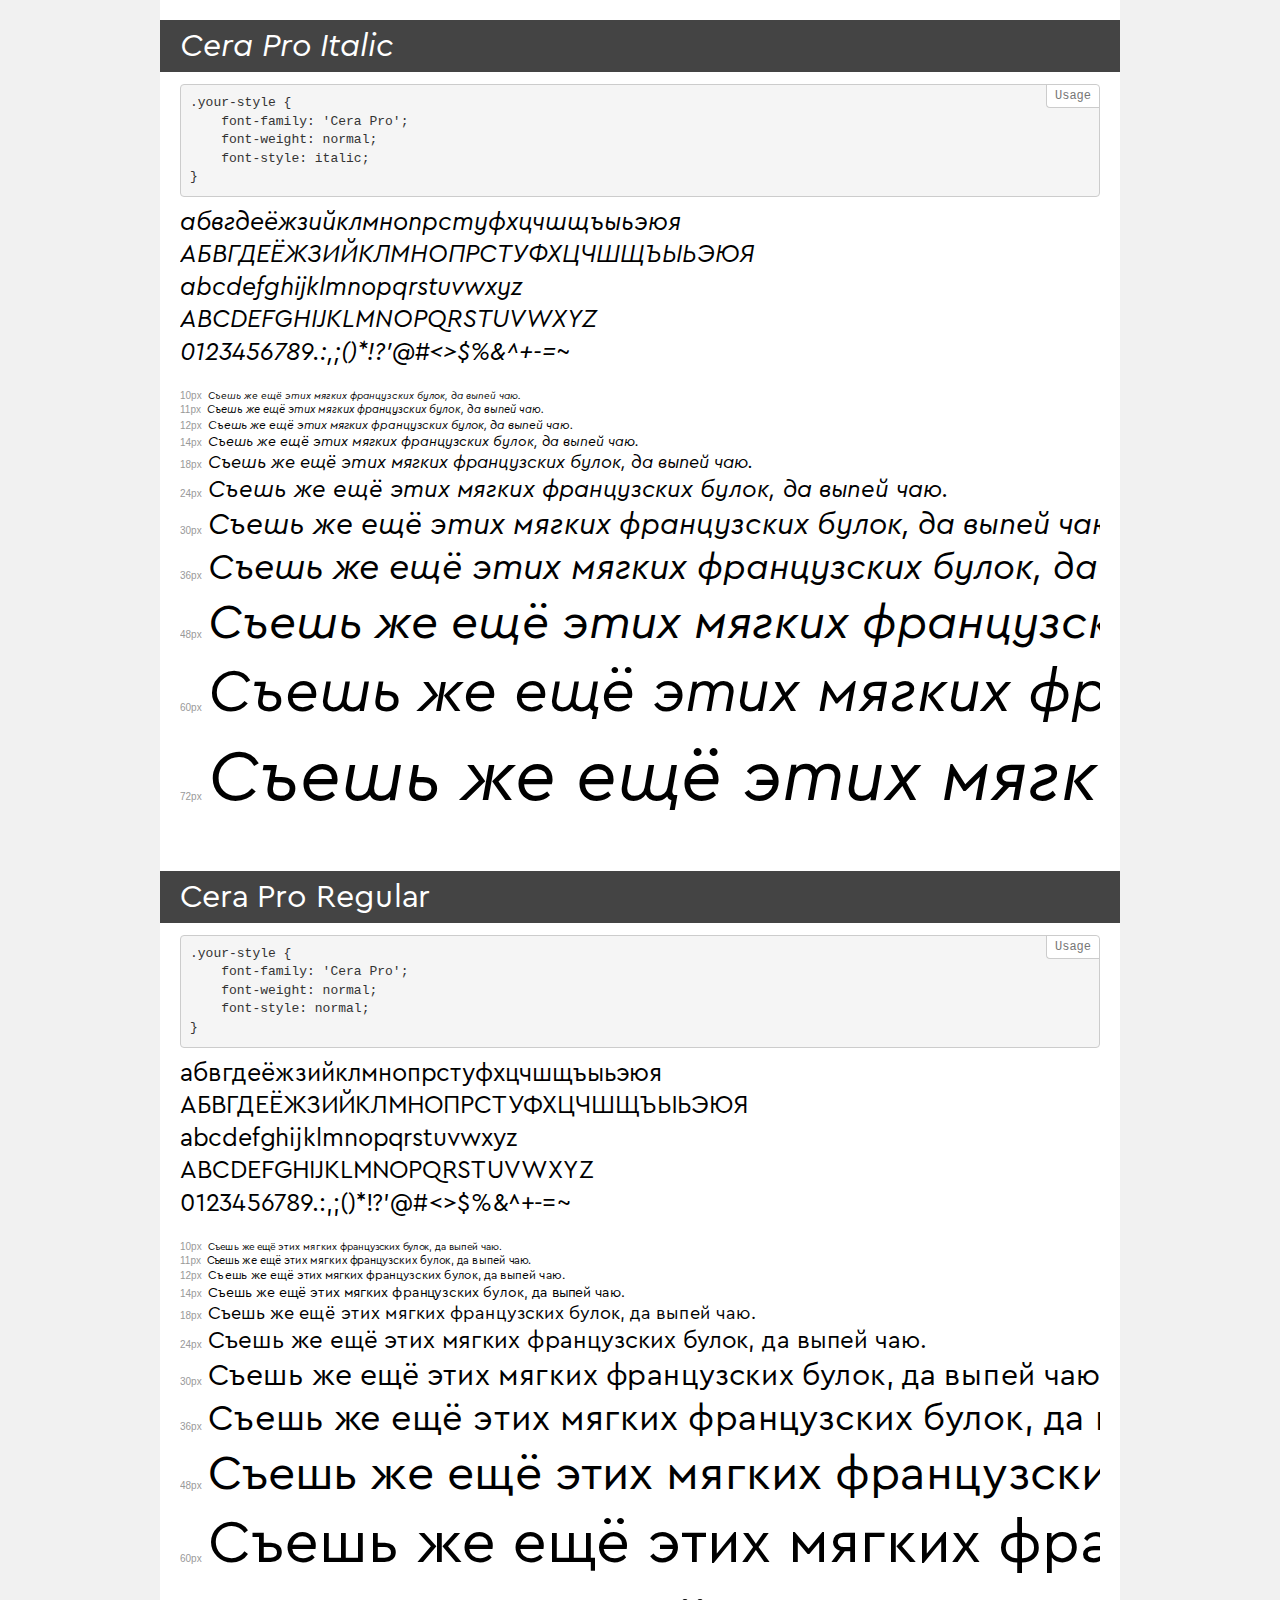
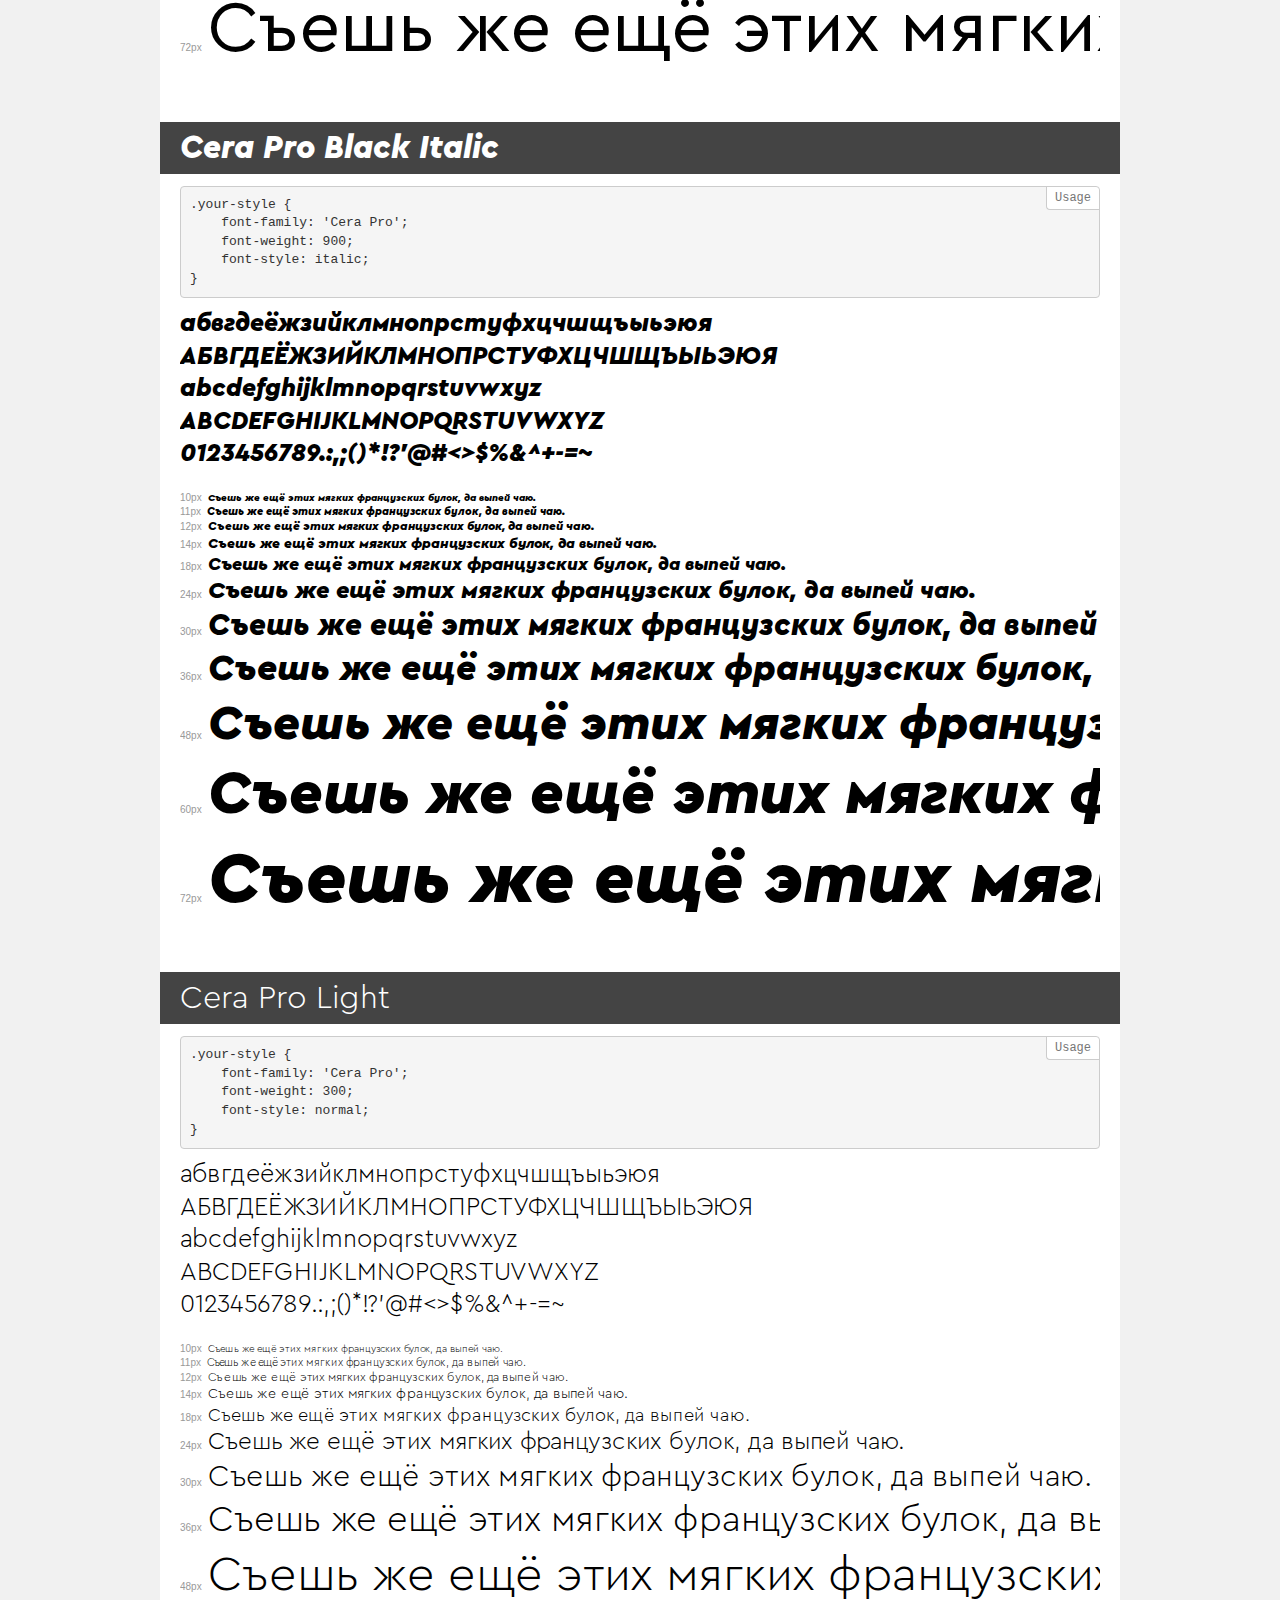
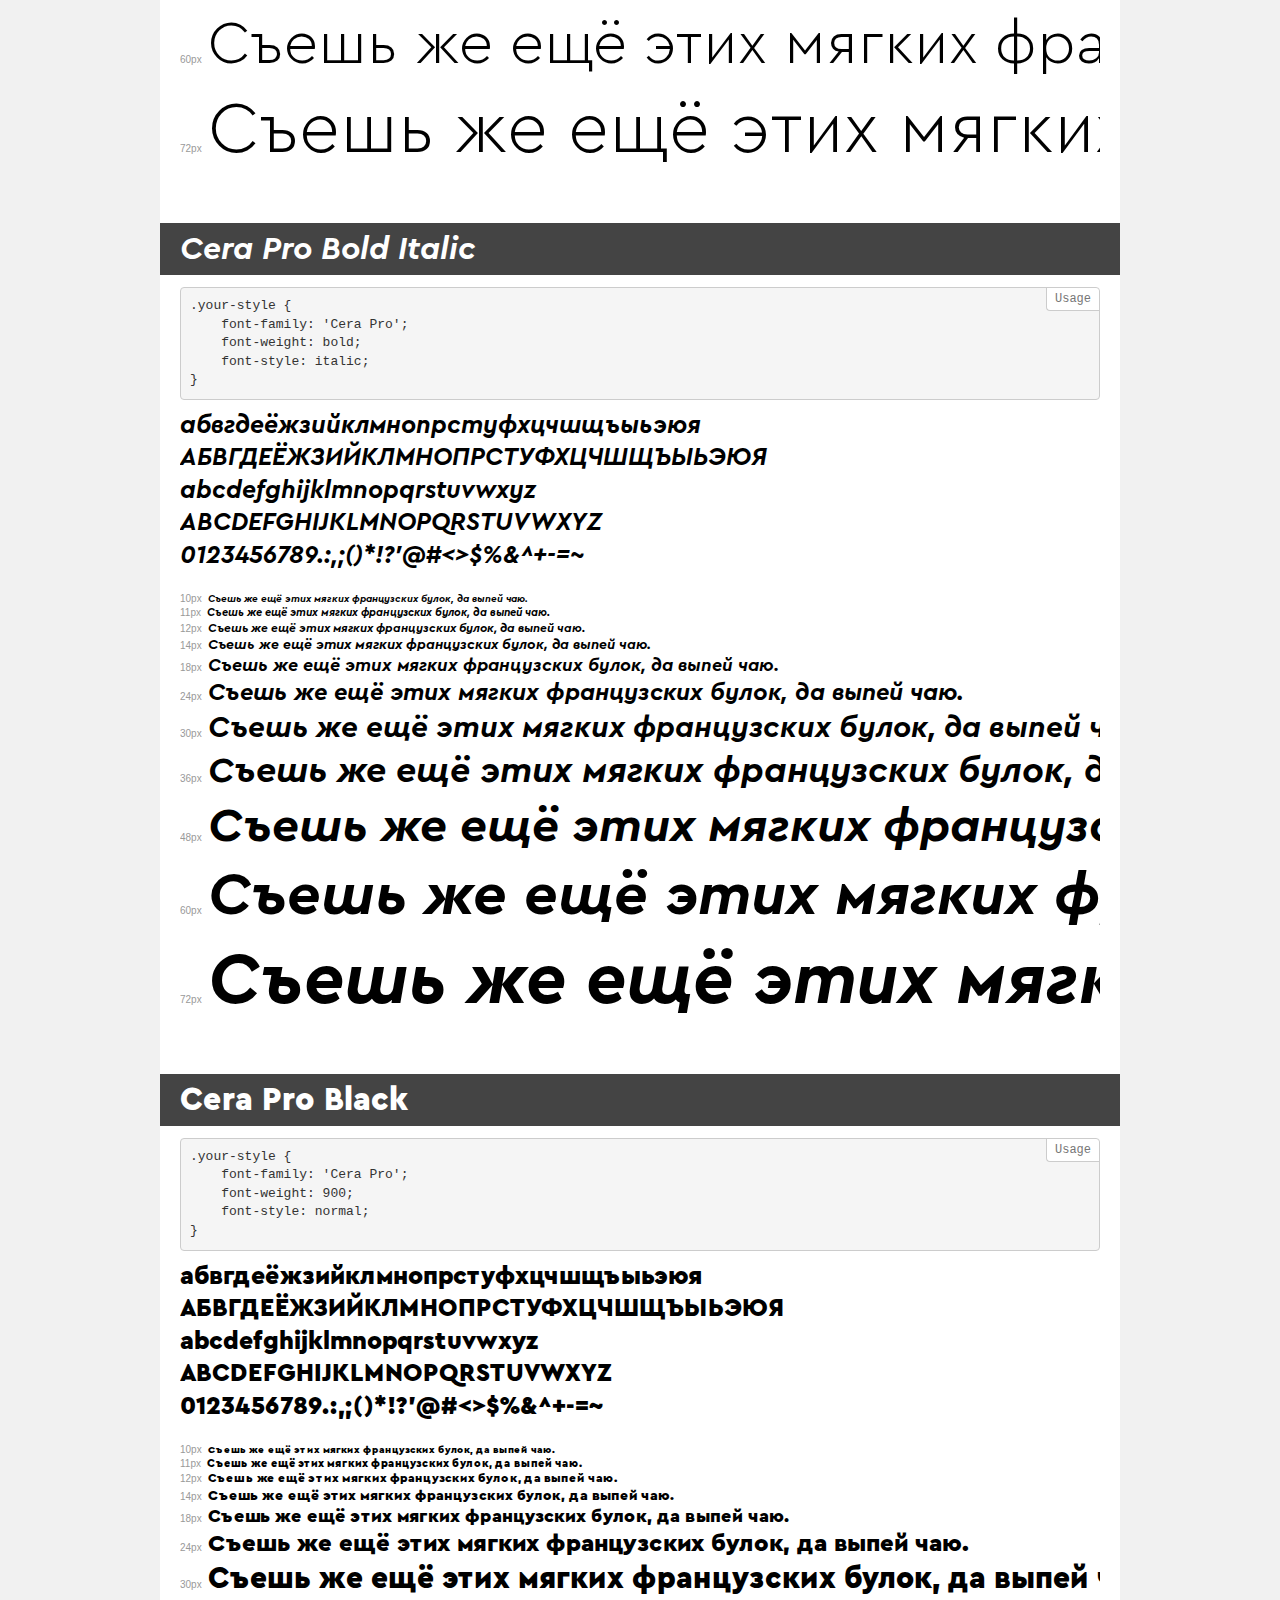
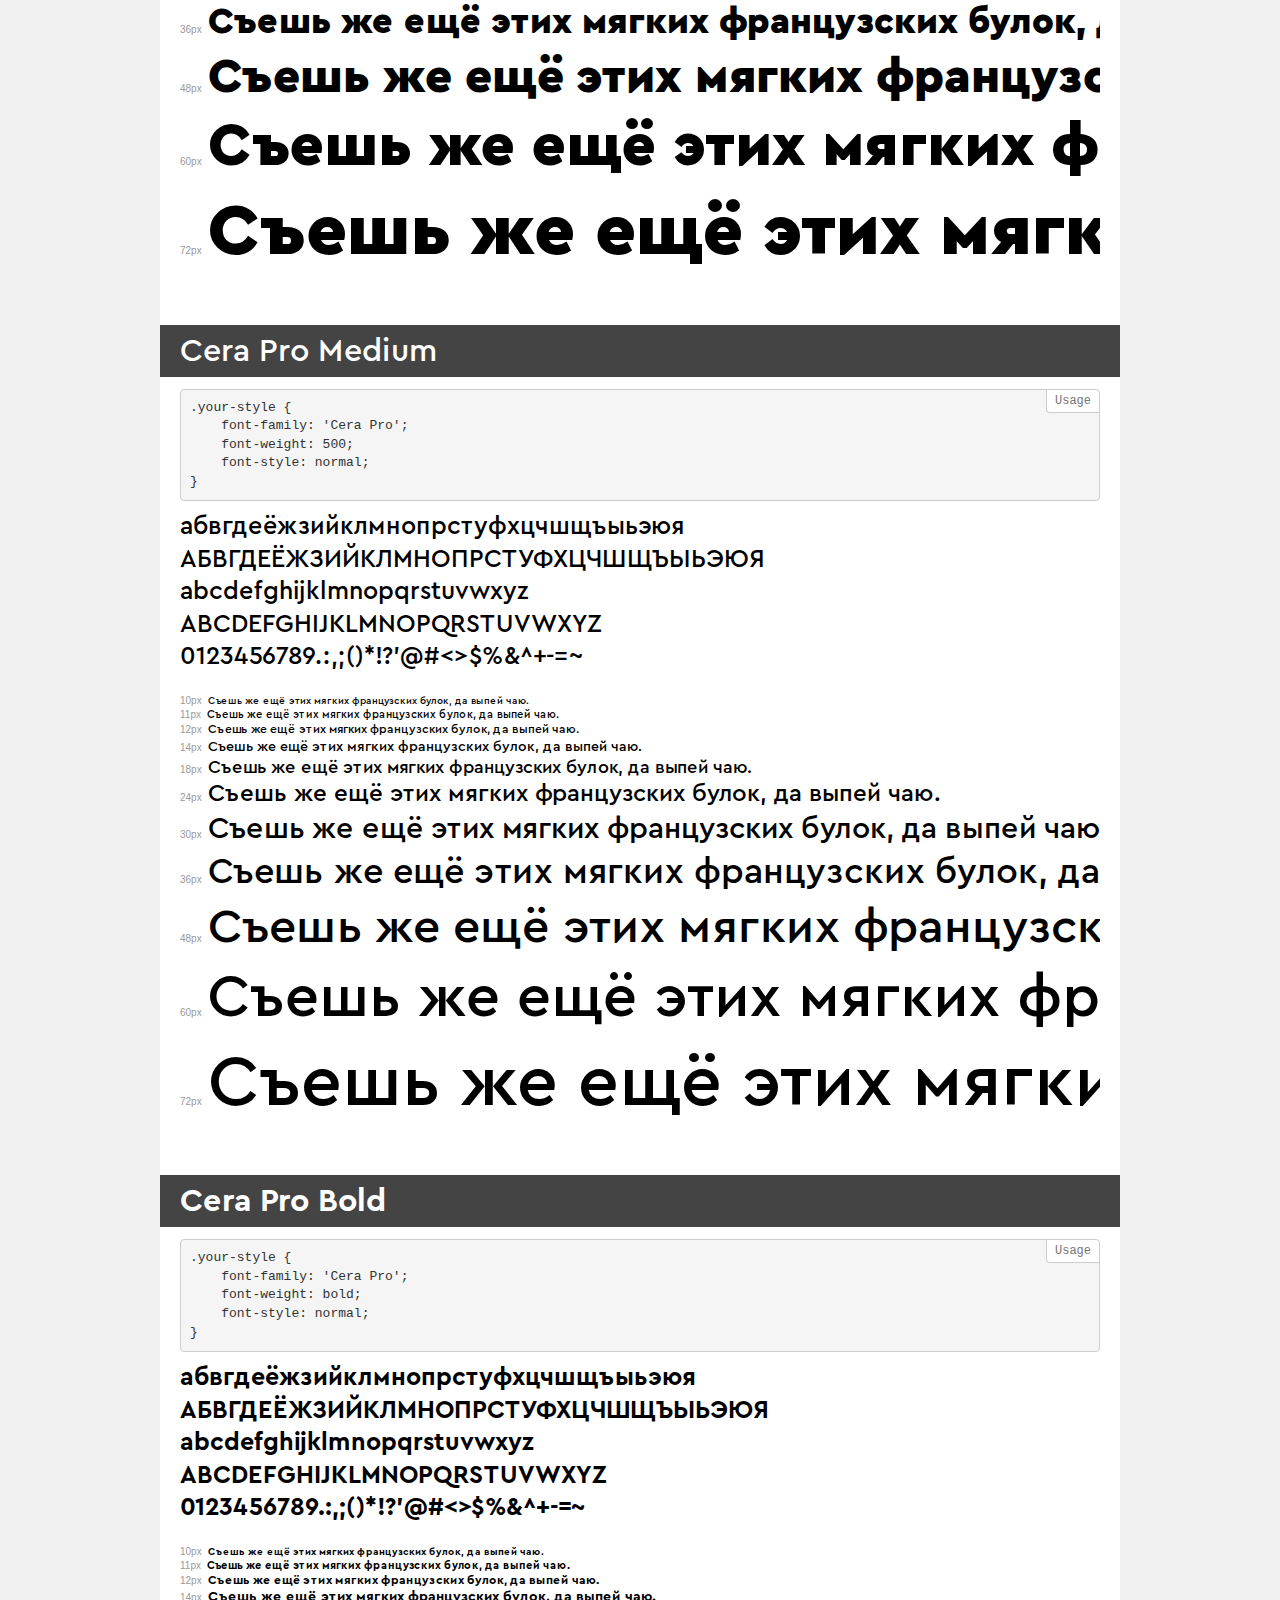
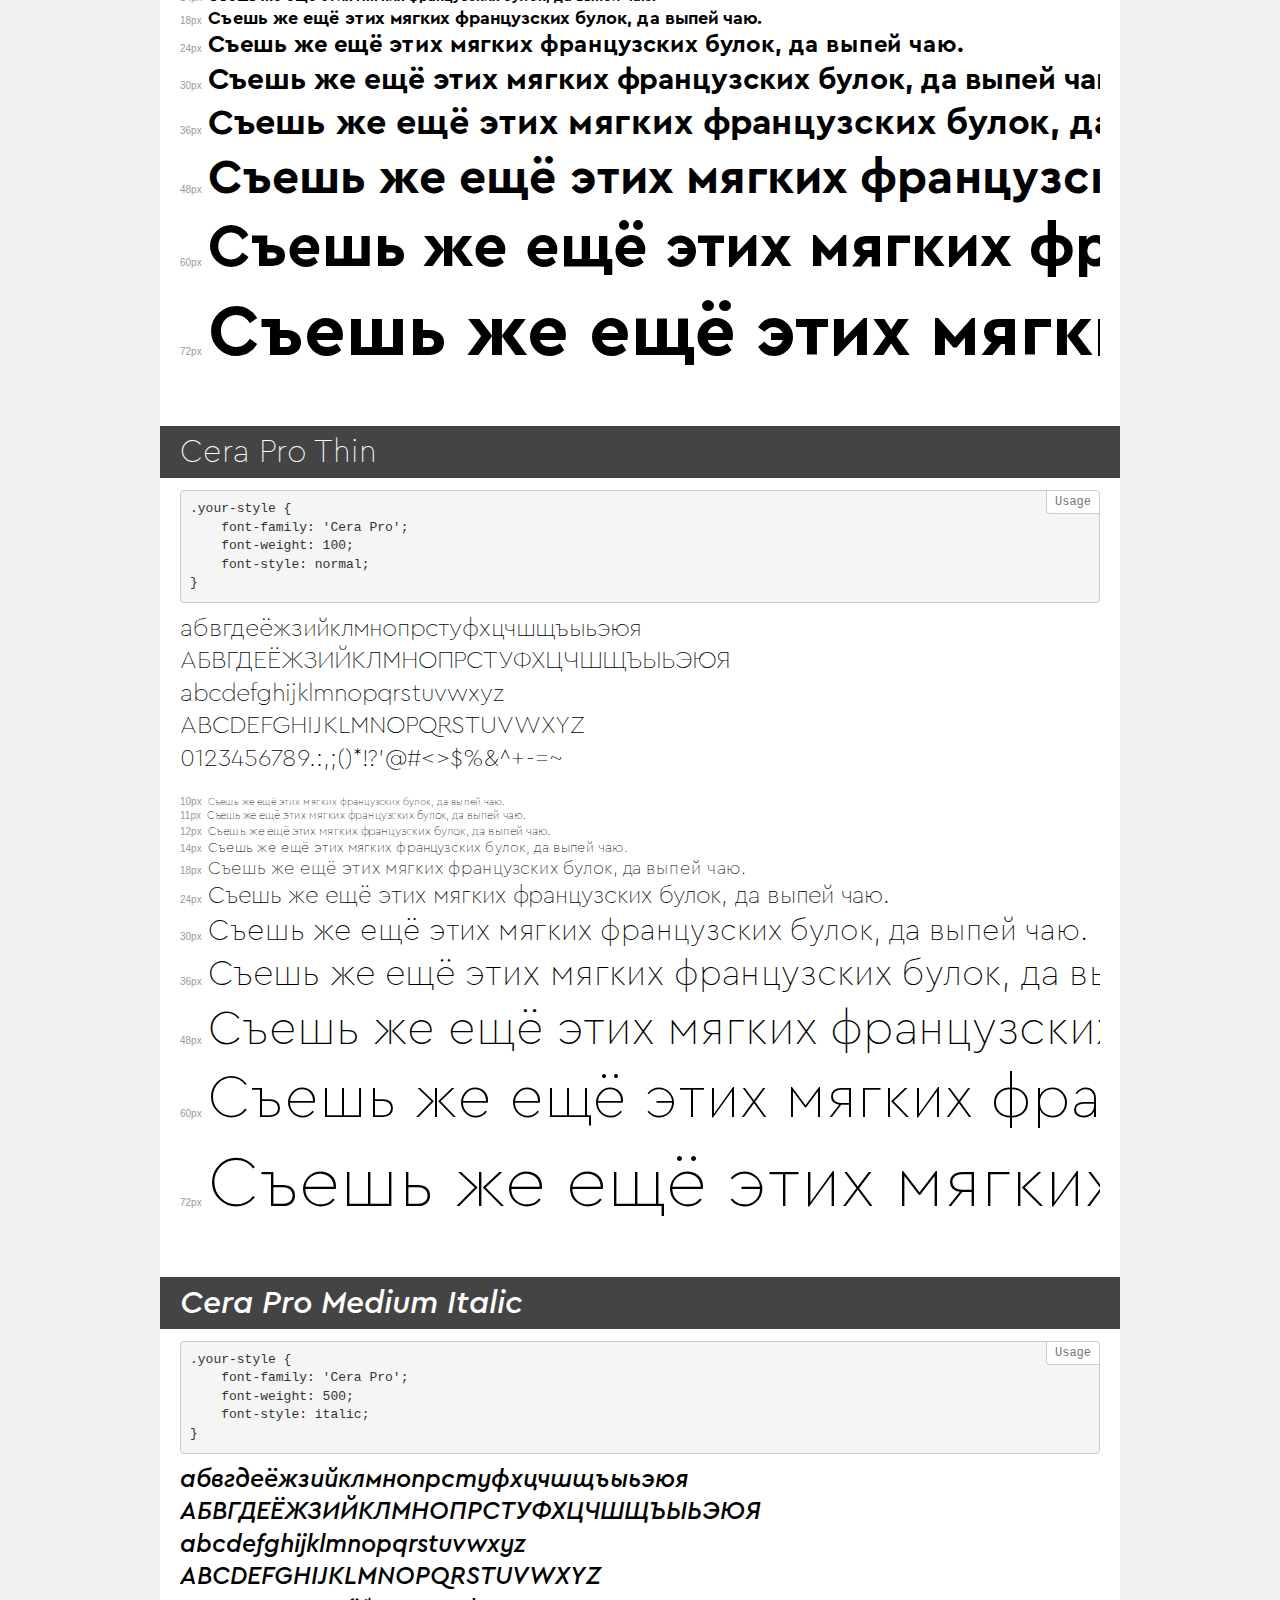
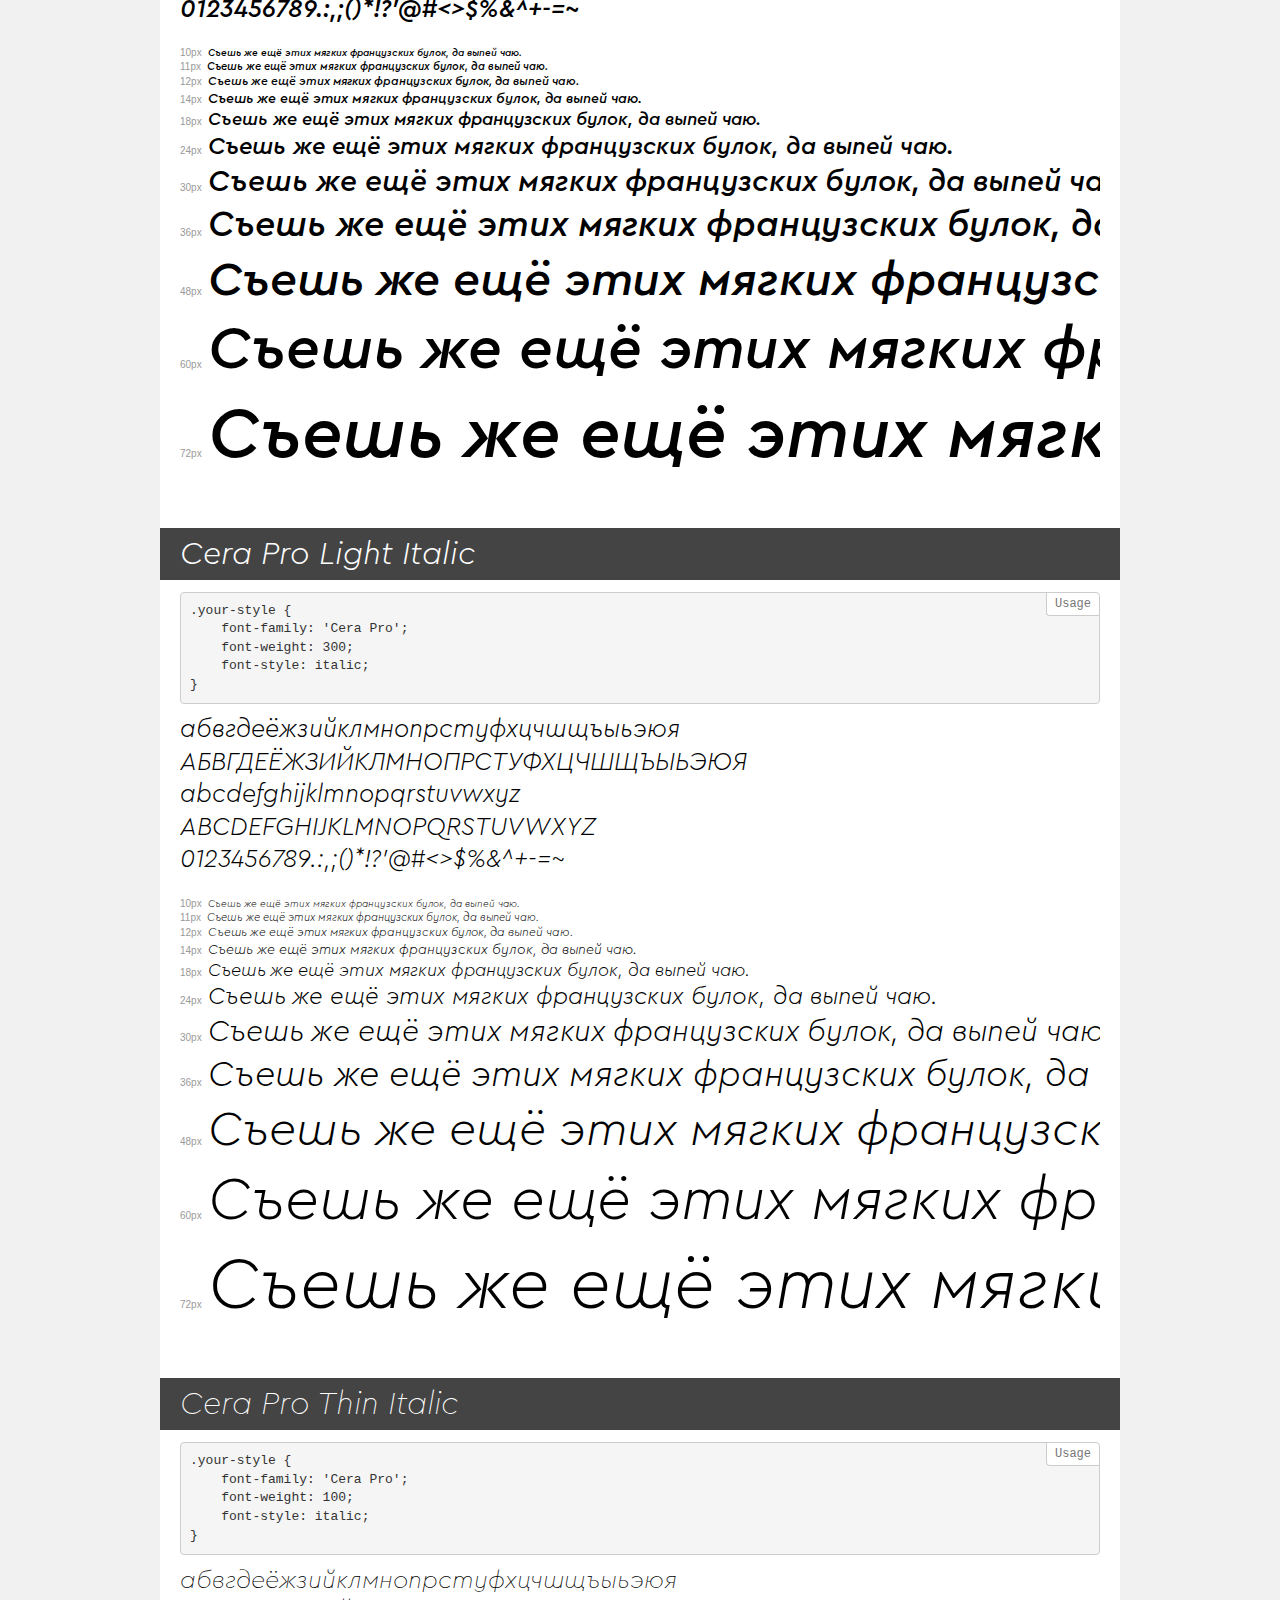
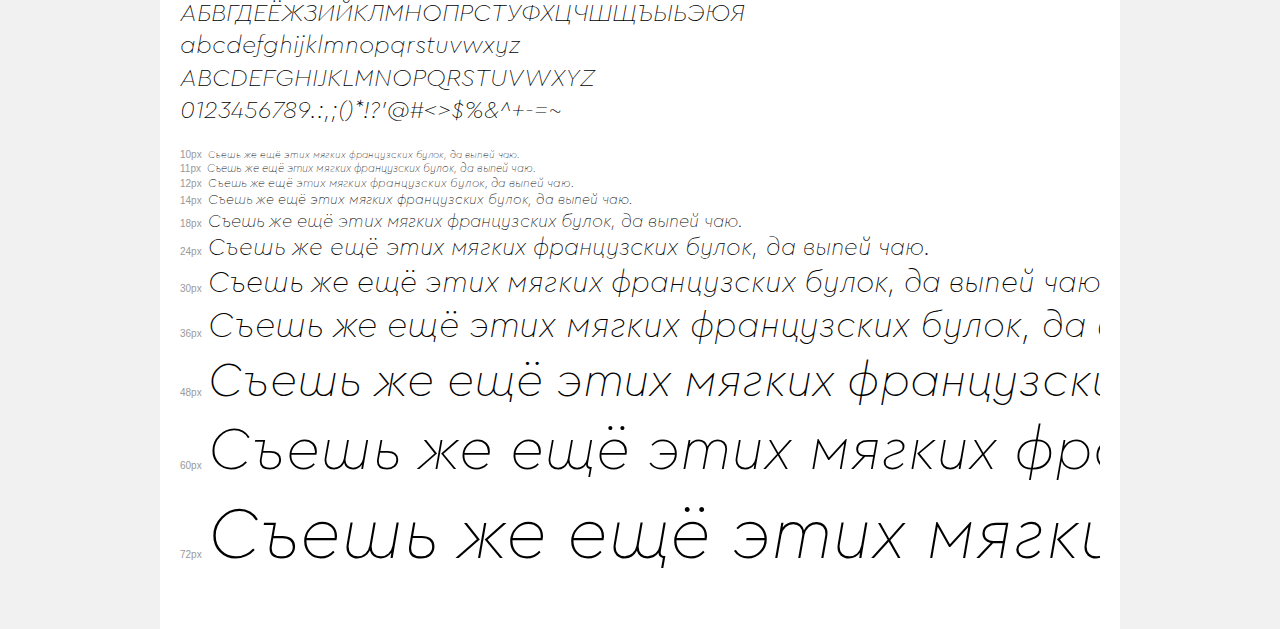
<file: fonts/demo.html>
<!DOCTYPE html>
<html>
<head>
    <meta charset="utf-8">
    <meta http-equiv="X-UA-Compatible" content="IE=edge">
    <meta name="viewport" content="width=device-width, initial-scale=1">
    <meta name="robots" content="noindex, noarchive">
    <meta name="format-detection" content="telephone=no">
    <title>Transfonter demo</title>
    <link href="stylesheet.css" rel="stylesheet">
    <style>
        /*
        http://meyerweb.com/eric/tools/css/reset/
        v2.0 | 20110126
        License: none (public domain)
        */
        html, body, div, span, applet, object, iframe,
        h1, h2, h3, h4, h5, h6, p, blockquote, pre,
        a, abbr, acronym, address, big, cite, code,
        del, dfn, em, img, ins, kbd, q, s, samp,
        small, strike, strong, sub, sup, tt, var,
        b, u, i, center,
        dl, dt, dd, ol, ul, li,
        fieldset, form, label, legend,
        table, caption, tbody, tfoot, thead, tr, th, td,
        article, aside, canvas, details, embed,
        figure, figcaption, footer, header, hgroup,
        menu, nav, output, ruby, section, summary,
        time, mark, audio, video {
            margin: 0;
            padding: 0;
            border: 0;
            font-size: 100%;
            font: inherit;
            vertical-align: baseline;
        }
        /* HTML5 display-role reset for older browsers */
        article, aside, details, figcaption, figure,
        footer, header, hgroup, menu, nav, section {
            display: block;
        }
        body {
            line-height: 1;
        }
        ol, ul {
            list-style: none;
        }
        blockquote, q {
            quotes: none;
        }
        blockquote:before, blockquote:after,
        q:before, q:after {
            content: '';
            content: none;
        }
        table {
            border-collapse: collapse;
            border-spacing: 0;
        }
        /* common styles */
        body {
            background: #f1f1f1;
            color: #000;
        }
        .page {
            background: #fff;
            width: 920px;
            margin: 0 auto;
            padding: 20px 20px 0 20px;
            overflow: hidden;
        }
        .font-container {
            overflow-x: auto;
            overflow-y: hidden;
            margin-bottom: 40px;
            line-height: 1.3;
            white-space: nowrap;
            padding-bottom: 5px;
        }
        h1 {
            position: relative;
            background: #444;
            font-size: 32px;
            color: #fff;
            padding: 10px 20px;
            margin: 0 -20px 12px -20px;
        }
        .letters {
            font-size: 25px;
            margin-bottom: 20px;
        }
        .s10:before {
            content: '10px';
        }
        .s11:before {
            content: '11px';
        }
        .s12:before {
            content: '12px';
        }
        .s14:before {
            content: '14px';
        }
        .s18:before {
            content: '18px';
        }
        .s24:before {
            content: '24px';
        }
        .s30:before {
            content: '30px';
        }
        .s36:before {
            content: '36px';
        }
        .s48:before {
            content: '48px';
        }
        .s60:before {
            content: '60px';
        }
        .s72:before {
            content: '72px';
        }
        .s10:before, .s11:before, .s12:before, .s14:before,
        .s18:before, .s24:before, .s30:before, .s36:before,
        .s48:before, .s60:before, .s72:before {
            font-family: Arial, sans-serif;
            font-size: 10px;
            font-weight: normal;
            font-style: normal;
            color: #999;
            padding-right: 6px;
        }
        pre {
            display: block;
            position: relative;
            padding: 9px;
            margin: 0 0 10px;
            font-family: Monaco, Menlo, Consolas, "Courier New", monospace !important;
            font-size: 13px;
            line-height: 1.428571429;
            color: #333;
            font-weight: normal !important;
            font-style: normal !important;
            background-color: #f5f5f5;
            border: 1px solid #ccc;
            overflow-x: auto;
            border-radius: 4px;
        }
        pre:after {
            display: block;
            position: absolute;
            right: 0;
            top: 0;
            content: 'Usage';
            line-height: 1;
            padding: 5px 8px;
            font-size: 12px;
            color: #767676;
            background-color: #fff;
            border: 1px solid #ccc;
            border-right: none;
            border-top: none;
            border-radius: 0 4px 0 4px;
            z-index: 10;
        }
        /* responsive */
        @media (max-width: 959px) {
            .page {
                width: auto;
                margin: 0;
            }
        }
    </style>
</head>
<body>
<div class="page">
    <div class="demo" style="font-family: 'Cera Pro'; font-weight: normal; font-style: italic;">
        <h1>Cera Pro Italic</h1>
        <pre>.your-style {
    font-family: 'Cera Pro';
    font-weight: normal;
    font-style: italic;
}</pre>
        <div class="font-container">
            <p class="letters">
                абвгдеёжзийклмнопрстуфхцчшщъыьэюя<br>
АБВГДЕЁЖЗИЙКЛМНОПРСТУФХЦЧШЩЪЫЬЭЮЯ<br>
abcdefghijklmnopqrstuvwxyz<br>
ABCDEFGHIJKLMNOPQRSTUVWXYZ<br>
                0123456789.:,;()*!?'@#<>$%&^+-=~
            </p>
            <p class="s10" style="font-size: 10px;">Съешь же ещё этих мягких французских булок, да выпей чаю.</p>
            <p class="s11" style="font-size: 11px;">Съешь же ещё этих мягких французских булок, да выпей чаю.</p>
            <p class="s12" style="font-size: 12px;">Съешь же ещё этих мягких французских булок, да выпей чаю.</p>
            <p class="s14" style="font-size: 14px;">Съешь же ещё этих мягких французских булок, да выпей чаю.</p>
            <p class="s18" style="font-size: 18px;">Съешь же ещё этих мягких французских булок, да выпей чаю.</p>
            <p class="s24" style="font-size: 24px;">Съешь же ещё этих мягких французских булок, да выпей чаю.</p>
            <p class="s30" style="font-size: 30px;">Съешь же ещё этих мягких французских булок, да выпей чаю.</p>
            <p class="s36" style="font-size: 36px;">Съешь же ещё этих мягких французских булок, да выпей чаю.</p>
            <p class="s48" style="font-size: 48px;">Съешь же ещё этих мягких французских булок, да выпей чаю.</p>
            <p class="s60" style="font-size: 60px;">Съешь же ещё этих мягких французских булок, да выпей чаю.</p>
            <p class="s72" style="font-size: 72px;">Съешь же ещё этих мягких французских булок, да выпей чаю.</p>
        </div>
    </div>
    <div class="demo" style="font-family: 'Cera Pro'; font-weight: normal; font-style: normal;">
        <h1>Cera Pro Regular</h1>
        <pre>.your-style {
    font-family: 'Cera Pro';
    font-weight: normal;
    font-style: normal;
}</pre>
        <div class="font-container">
            <p class="letters">
                абвгдеёжзийклмнопрстуфхцчшщъыьэюя<br>
АБВГДЕЁЖЗИЙКЛМНОПРСТУФХЦЧШЩЪЫЬЭЮЯ<br>
abcdefghijklmnopqrstuvwxyz<br>
ABCDEFGHIJKLMNOPQRSTUVWXYZ<br>
                0123456789.:,;()*!?'@#<>$%&^+-=~
            </p>
            <p class="s10" style="font-size: 10px;">Съешь же ещё этих мягких французских булок, да выпей чаю.</p>
            <p class="s11" style="font-size: 11px;">Съешь же ещё этих мягких французских булок, да выпей чаю.</p>
            <p class="s12" style="font-size: 12px;">Съешь же ещё этих мягких французских булок, да выпей чаю.</p>
            <p class="s14" style="font-size: 14px;">Съешь же ещё этих мягких французских булок, да выпей чаю.</p>
            <p class="s18" style="font-size: 18px;">Съешь же ещё этих мягких французских булок, да выпей чаю.</p>
            <p class="s24" style="font-size: 24px;">Съешь же ещё этих мягких французских булок, да выпей чаю.</p>
            <p class="s30" style="font-size: 30px;">Съешь же ещё этих мягких французских булок, да выпей чаю.</p>
            <p class="s36" style="font-size: 36px;">Съешь же ещё этих мягких французских булок, да выпей чаю.</p>
            <p class="s48" style="font-size: 48px;">Съешь же ещё этих мягких французских булок, да выпей чаю.</p>
            <p class="s60" style="font-size: 60px;">Съешь же ещё этих мягких французских булок, да выпей чаю.</p>
            <p class="s72" style="font-size: 72px;">Съешь же ещё этих мягких французских булок, да выпей чаю.</p>
        </div>
    </div>
    <div class="demo" style="font-family: 'Cera Pro'; font-weight: 900; font-style: italic;">
        <h1>Cera Pro Black Italic</h1>
        <pre>.your-style {
    font-family: 'Cera Pro';
    font-weight: 900;
    font-style: italic;
}</pre>
        <div class="font-container">
            <p class="letters">
                абвгдеёжзийклмнопрстуфхцчшщъыьэюя<br>
АБВГДЕЁЖЗИЙКЛМНОПРСТУФХЦЧШЩЪЫЬЭЮЯ<br>
abcdefghijklmnopqrstuvwxyz<br>
ABCDEFGHIJKLMNOPQRSTUVWXYZ<br>
                0123456789.:,;()*!?'@#<>$%&^+-=~
            </p>
            <p class="s10" style="font-size: 10px;">Съешь же ещё этих мягких французских булок, да выпей чаю.</p>
            <p class="s11" style="font-size: 11px;">Съешь же ещё этих мягких французских булок, да выпей чаю.</p>
            <p class="s12" style="font-size: 12px;">Съешь же ещё этих мягких французских булок, да выпей чаю.</p>
            <p class="s14" style="font-size: 14px;">Съешь же ещё этих мягких французских булок, да выпей чаю.</p>
            <p class="s18" style="font-size: 18px;">Съешь же ещё этих мягких французских булок, да выпей чаю.</p>
            <p class="s24" style="font-size: 24px;">Съешь же ещё этих мягких французских булок, да выпей чаю.</p>
            <p class="s30" style="font-size: 30px;">Съешь же ещё этих мягких французских булок, да выпей чаю.</p>
            <p class="s36" style="font-size: 36px;">Съешь же ещё этих мягких французских булок, да выпей чаю.</p>
            <p class="s48" style="font-size: 48px;">Съешь же ещё этих мягких французских булок, да выпей чаю.</p>
            <p class="s60" style="font-size: 60px;">Съешь же ещё этих мягких французских булок, да выпей чаю.</p>
            <p class="s72" style="font-size: 72px;">Съешь же ещё этих мягких французских булок, да выпей чаю.</p>
        </div>
    </div>
    <div class="demo" style="font-family: 'Cera Pro'; font-weight: 300; font-style: normal;">
        <h1>Cera Pro Light</h1>
        <pre>.your-style {
    font-family: 'Cera Pro';
    font-weight: 300;
    font-style: normal;
}</pre>
        <div class="font-container">
            <p class="letters">
                абвгдеёжзийклмнопрстуфхцчшщъыьэюя<br>
АБВГДЕЁЖЗИЙКЛМНОПРСТУФХЦЧШЩЪЫЬЭЮЯ<br>
abcdefghijklmnopqrstuvwxyz<br>
ABCDEFGHIJKLMNOPQRSTUVWXYZ<br>
                0123456789.:,;()*!?'@#<>$%&^+-=~
            </p>
            <p class="s10" style="font-size: 10px;">Съешь же ещё этих мягких французских булок, да выпей чаю.</p>
            <p class="s11" style="font-size: 11px;">Съешь же ещё этих мягких французских булок, да выпей чаю.</p>
            <p class="s12" style="font-size: 12px;">Съешь же ещё этих мягких французских булок, да выпей чаю.</p>
            <p class="s14" style="font-size: 14px;">Съешь же ещё этих мягких французских булок, да выпей чаю.</p>
            <p class="s18" style="font-size: 18px;">Съешь же ещё этих мягких французских булок, да выпей чаю.</p>
            <p class="s24" style="font-size: 24px;">Съешь же ещё этих мягких французских булок, да выпей чаю.</p>
            <p class="s30" style="font-size: 30px;">Съешь же ещё этих мягких французских булок, да выпей чаю.</p>
            <p class="s36" style="font-size: 36px;">Съешь же ещё этих мягких французских булок, да выпей чаю.</p>
            <p class="s48" style="font-size: 48px;">Съешь же ещё этих мягких французских булок, да выпей чаю.</p>
            <p class="s60" style="font-size: 60px;">Съешь же ещё этих мягких французских булок, да выпей чаю.</p>
            <p class="s72" style="font-size: 72px;">Съешь же ещё этих мягких французских булок, да выпей чаю.</p>
        </div>
    </div>
    <div class="demo" style="font-family: 'Cera Pro'; font-weight: bold; font-style: italic;">
        <h1>Cera Pro Bold Italic</h1>
        <pre>.your-style {
    font-family: 'Cera Pro';
    font-weight: bold;
    font-style: italic;
}</pre>
        <div class="font-container">
            <p class="letters">
                абвгдеёжзийклмнопрстуфхцчшщъыьэюя<br>
АБВГДЕЁЖЗИЙКЛМНОПРСТУФХЦЧШЩЪЫЬЭЮЯ<br>
abcdefghijklmnopqrstuvwxyz<br>
ABCDEFGHIJKLMNOPQRSTUVWXYZ<br>
                0123456789.:,;()*!?'@#<>$%&^+-=~
            </p>
            <p class="s10" style="font-size: 10px;">Съешь же ещё этих мягких французских булок, да выпей чаю.</p>
            <p class="s11" style="font-size: 11px;">Съешь же ещё этих мягких французских булок, да выпей чаю.</p>
            <p class="s12" style="font-size: 12px;">Съешь же ещё этих мягких французских булок, да выпей чаю.</p>
            <p class="s14" style="font-size: 14px;">Съешь же ещё этих мягких французских булок, да выпей чаю.</p>
            <p class="s18" style="font-size: 18px;">Съешь же ещё этих мягких французских булок, да выпей чаю.</p>
            <p class="s24" style="font-size: 24px;">Съешь же ещё этих мягких французских булок, да выпей чаю.</p>
            <p class="s30" style="font-size: 30px;">Съешь же ещё этих мягких французских булок, да выпей чаю.</p>
            <p class="s36" style="font-size: 36px;">Съешь же ещё этих мягких французских булок, да выпей чаю.</p>
            <p class="s48" style="font-size: 48px;">Съешь же ещё этих мягких французских булок, да выпей чаю.</p>
            <p class="s60" style="font-size: 60px;">Съешь же ещё этих мягких французских булок, да выпей чаю.</p>
            <p class="s72" style="font-size: 72px;">Съешь же ещё этих мягких французских булок, да выпей чаю.</p>
        </div>
    </div>
    <div class="demo" style="font-family: 'Cera Pro'; font-weight: 900; font-style: normal;">
        <h1>Cera Pro Black</h1>
        <pre>.your-style {
    font-family: 'Cera Pro';
    font-weight: 900;
    font-style: normal;
}</pre>
        <div class="font-container">
            <p class="letters">
                абвгдеёжзийклмнопрстуфхцчшщъыьэюя<br>
АБВГДЕЁЖЗИЙКЛМНОПРСТУФХЦЧШЩЪЫЬЭЮЯ<br>
abcdefghijklmnopqrstuvwxyz<br>
ABCDEFGHIJKLMNOPQRSTUVWXYZ<br>
                0123456789.:,;()*!?'@#<>$%&^+-=~
            </p>
            <p class="s10" style="font-size: 10px;">Съешь же ещё этих мягких французских булок, да выпей чаю.</p>
            <p class="s11" style="font-size: 11px;">Съешь же ещё этих мягких французских булок, да выпей чаю.</p>
            <p class="s12" style="font-size: 12px;">Съешь же ещё этих мягких французских булок, да выпей чаю.</p>
            <p class="s14" style="font-size: 14px;">Съешь же ещё этих мягких французских булок, да выпей чаю.</p>
            <p class="s18" style="font-size: 18px;">Съешь же ещё этих мягких французских булок, да выпей чаю.</p>
            <p class="s24" style="font-size: 24px;">Съешь же ещё этих мягких французских булок, да выпей чаю.</p>
            <p class="s30" style="font-size: 30px;">Съешь же ещё этих мягких французских булок, да выпей чаю.</p>
            <p class="s36" style="font-size: 36px;">Съешь же ещё этих мягких французских булок, да выпей чаю.</p>
            <p class="s48" style="font-size: 48px;">Съешь же ещё этих мягких французских булок, да выпей чаю.</p>
            <p class="s60" style="font-size: 60px;">Съешь же ещё этих мягких французских булок, да выпей чаю.</p>
            <p class="s72" style="font-size: 72px;">Съешь же ещё этих мягких французских булок, да выпей чаю.</p>
        </div>
    </div>
    <div class="demo" style="font-family: 'Cera Pro'; font-weight: 500; font-style: normal;">
        <h1>Cera Pro Medium</h1>
        <pre>.your-style {
    font-family: 'Cera Pro';
    font-weight: 500;
    font-style: normal;
}</pre>
        <div class="font-container">
            <p class="letters">
                абвгдеёжзийклмнопрстуфхцчшщъыьэюя<br>
АБВГДЕЁЖЗИЙКЛМНОПРСТУФХЦЧШЩЪЫЬЭЮЯ<br>
abcdefghijklmnopqrstuvwxyz<br>
ABCDEFGHIJKLMNOPQRSTUVWXYZ<br>
                0123456789.:,;()*!?'@#<>$%&^+-=~
            </p>
            <p class="s10" style="font-size: 10px;">Съешь же ещё этих мягких французских булок, да выпей чаю.</p>
            <p class="s11" style="font-size: 11px;">Съешь же ещё этих мягких французских булок, да выпей чаю.</p>
            <p class="s12" style="font-size: 12px;">Съешь же ещё этих мягких французских булок, да выпей чаю.</p>
            <p class="s14" style="font-size: 14px;">Съешь же ещё этих мягких французских булок, да выпей чаю.</p>
            <p class="s18" style="font-size: 18px;">Съешь же ещё этих мягких французских булок, да выпей чаю.</p>
            <p class="s24" style="font-size: 24px;">Съешь же ещё этих мягких французских булок, да выпей чаю.</p>
            <p class="s30" style="font-size: 30px;">Съешь же ещё этих мягких французских булок, да выпей чаю.</p>
            <p class="s36" style="font-size: 36px;">Съешь же ещё этих мягких французских булок, да выпей чаю.</p>
            <p class="s48" style="font-size: 48px;">Съешь же ещё этих мягких французских булок, да выпей чаю.</p>
            <p class="s60" style="font-size: 60px;">Съешь же ещё этих мягких французских булок, да выпей чаю.</p>
            <p class="s72" style="font-size: 72px;">Съешь же ещё этих мягких французских булок, да выпей чаю.</p>
        </div>
    </div>
    <div class="demo" style="font-family: 'Cera Pro'; font-weight: bold; font-style: normal;">
        <h1>Cera Pro Bold</h1>
        <pre>.your-style {
    font-family: 'Cera Pro';
    font-weight: bold;
    font-style: normal;
}</pre>
        <div class="font-container">
            <p class="letters">
                абвгдеёжзийклмнопрстуфхцчшщъыьэюя<br>
АБВГДЕЁЖЗИЙКЛМНОПРСТУФХЦЧШЩЪЫЬЭЮЯ<br>
abcdefghijklmnopqrstuvwxyz<br>
ABCDEFGHIJKLMNOPQRSTUVWXYZ<br>
                0123456789.:,;()*!?'@#<>$%&^+-=~
            </p>
            <p class="s10" style="font-size: 10px;">Съешь же ещё этих мягких французских булок, да выпей чаю.</p>
            <p class="s11" style="font-size: 11px;">Съешь же ещё этих мягких французских булок, да выпей чаю.</p>
            <p class="s12" style="font-size: 12px;">Съешь же ещё этих мягких французских булок, да выпей чаю.</p>
            <p class="s14" style="font-size: 14px;">Съешь же ещё этих мягких французских булок, да выпей чаю.</p>
            <p class="s18" style="font-size: 18px;">Съешь же ещё этих мягких французских булок, да выпей чаю.</p>
            <p class="s24" style="font-size: 24px;">Съешь же ещё этих мягких французских булок, да выпей чаю.</p>
            <p class="s30" style="font-size: 30px;">Съешь же ещё этих мягких французских булок, да выпей чаю.</p>
            <p class="s36" style="font-size: 36px;">Съешь же ещё этих мягких французских булок, да выпей чаю.</p>
            <p class="s48" style="font-size: 48px;">Съешь же ещё этих мягких французских булок, да выпей чаю.</p>
            <p class="s60" style="font-size: 60px;">Съешь же ещё этих мягких французских булок, да выпей чаю.</p>
            <p class="s72" style="font-size: 72px;">Съешь же ещё этих мягких французских булок, да выпей чаю.</p>
        </div>
    </div>
    <div class="demo" style="font-family: 'Cera Pro'; font-weight: 100; font-style: normal;">
        <h1>Cera Pro Thin</h1>
        <pre>.your-style {
    font-family: 'Cera Pro';
    font-weight: 100;
    font-style: normal;
}</pre>
        <div class="font-container">
            <p class="letters">
                абвгдеёжзийклмнопрстуфхцчшщъыьэюя<br>
АБВГДЕЁЖЗИЙКЛМНОПРСТУФХЦЧШЩЪЫЬЭЮЯ<br>
abcdefghijklmnopqrstuvwxyz<br>
ABCDEFGHIJKLMNOPQRSTUVWXYZ<br>
                0123456789.:,;()*!?'@#<>$%&^+-=~
            </p>
            <p class="s10" style="font-size: 10px;">Съешь же ещё этих мягких французских булок, да выпей чаю.</p>
            <p class="s11" style="font-size: 11px;">Съешь же ещё этих мягких французских булок, да выпей чаю.</p>
            <p class="s12" style="font-size: 12px;">Съешь же ещё этих мягких французских булок, да выпей чаю.</p>
            <p class="s14" style="font-size: 14px;">Съешь же ещё этих мягких французских булок, да выпей чаю.</p>
            <p class="s18" style="font-size: 18px;">Съешь же ещё этих мягких французских булок, да выпей чаю.</p>
            <p class="s24" style="font-size: 24px;">Съешь же ещё этих мягких французских булок, да выпей чаю.</p>
            <p class="s30" style="font-size: 30px;">Съешь же ещё этих мягких французских булок, да выпей чаю.</p>
            <p class="s36" style="font-size: 36px;">Съешь же ещё этих мягких французских булок, да выпей чаю.</p>
            <p class="s48" style="font-size: 48px;">Съешь же ещё этих мягких французских булок, да выпей чаю.</p>
            <p class="s60" style="font-size: 60px;">Съешь же ещё этих мягких французских булок, да выпей чаю.</p>
            <p class="s72" style="font-size: 72px;">Съешь же ещё этих мягких французских булок, да выпей чаю.</p>
        </div>
    </div>
    <div class="demo" style="font-family: 'Cera Pro'; font-weight: 500; font-style: italic;">
        <h1>Cera Pro Medium Italic</h1>
        <pre>.your-style {
    font-family: 'Cera Pro';
    font-weight: 500;
    font-style: italic;
}</pre>
        <div class="font-container">
            <p class="letters">
                абвгдеёжзийклмнопрстуфхцчшщъыьэюя<br>
АБВГДЕЁЖЗИЙКЛМНОПРСТУФХЦЧШЩЪЫЬЭЮЯ<br>
abcdefghijklmnopqrstuvwxyz<br>
ABCDEFGHIJKLMNOPQRSTUVWXYZ<br>
                0123456789.:,;()*!?'@#<>$%&^+-=~
            </p>
            <p class="s10" style="font-size: 10px;">Съешь же ещё этих мягких французских булок, да выпей чаю.</p>
            <p class="s11" style="font-size: 11px;">Съешь же ещё этих мягких французских булок, да выпей чаю.</p>
            <p class="s12" style="font-size: 12px;">Съешь же ещё этих мягких французских булок, да выпей чаю.</p>
            <p class="s14" style="font-size: 14px;">Съешь же ещё этих мягких французских булок, да выпей чаю.</p>
            <p class="s18" style="font-size: 18px;">Съешь же ещё этих мягких французских булок, да выпей чаю.</p>
            <p class="s24" style="font-size: 24px;">Съешь же ещё этих мягких французских булок, да выпей чаю.</p>
            <p class="s30" style="font-size: 30px;">Съешь же ещё этих мягких французских булок, да выпей чаю.</p>
            <p class="s36" style="font-size: 36px;">Съешь же ещё этих мягких французских булок, да выпей чаю.</p>
            <p class="s48" style="font-size: 48px;">Съешь же ещё этих мягких французских булок, да выпей чаю.</p>
            <p class="s60" style="font-size: 60px;">Съешь же ещё этих мягких французских булок, да выпей чаю.</p>
            <p class="s72" style="font-size: 72px;">Съешь же ещё этих мягких французских булок, да выпей чаю.</p>
        </div>
    </div>
    <div class="demo" style="font-family: 'Cera Pro'; font-weight: 300; font-style: italic;">
        <h1>Cera Pro Light Italic</h1>
        <pre>.your-style {
    font-family: 'Cera Pro';
    font-weight: 300;
    font-style: italic;
}</pre>
        <div class="font-container">
            <p class="letters">
                абвгдеёжзийклмнопрстуфхцчшщъыьэюя<br>
АБВГДЕЁЖЗИЙКЛМНОПРСТУФХЦЧШЩЪЫЬЭЮЯ<br>
abcdefghijklmnopqrstuvwxyz<br>
ABCDEFGHIJKLMNOPQRSTUVWXYZ<br>
                0123456789.:,;()*!?'@#<>$%&^+-=~
            </p>
            <p class="s10" style="font-size: 10px;">Съешь же ещё этих мягких французских булок, да выпей чаю.</p>
            <p class="s11" style="font-size: 11px;">Съешь же ещё этих мягких французских булок, да выпей чаю.</p>
            <p class="s12" style="font-size: 12px;">Съешь же ещё этих мягких французских булок, да выпей чаю.</p>
            <p class="s14" style="font-size: 14px;">Съешь же ещё этих мягких французских булок, да выпей чаю.</p>
            <p class="s18" style="font-size: 18px;">Съешь же ещё этих мягких французских булок, да выпей чаю.</p>
            <p class="s24" style="font-size: 24px;">Съешь же ещё этих мягких французских булок, да выпей чаю.</p>
            <p class="s30" style="font-size: 30px;">Съешь же ещё этих мягких французских булок, да выпей чаю.</p>
            <p class="s36" style="font-size: 36px;">Съешь же ещё этих мягких французских булок, да выпей чаю.</p>
            <p class="s48" style="font-size: 48px;">Съешь же ещё этих мягких французских булок, да выпей чаю.</p>
            <p class="s60" style="font-size: 60px;">Съешь же ещё этих мягких французских булок, да выпей чаю.</p>
            <p class="s72" style="font-size: 72px;">Съешь же ещё этих мягких французских булок, да выпей чаю.</p>
        </div>
    </div>
    <div class="demo" style="font-family: 'Cera Pro'; font-weight: 100; font-style: italic;">
        <h1>Cera Pro Thin Italic</h1>
        <pre>.your-style {
    font-family: 'Cera Pro';
    font-weight: 100;
    font-style: italic;
}</pre>
        <div class="font-container">
            <p class="letters">
                абвгдеёжзийклмнопрстуфхцчшщъыьэюя<br>
АБВГДЕЁЖЗИЙКЛМНОПРСТУФХЦЧШЩЪЫЬЭЮЯ<br>
abcdefghijklmnopqrstuvwxyz<br>
ABCDEFGHIJKLMNOPQRSTUVWXYZ<br>
                0123456789.:,;()*!?'@#<>$%&^+-=~
            </p>
            <p class="s10" style="font-size: 10px;">Съешь же ещё этих мягких французских булок, да выпей чаю.</p>
            <p class="s11" style="font-size: 11px;">Съешь же ещё этих мягких французских булок, да выпей чаю.</p>
            <p class="s12" style="font-size: 12px;">Съешь же ещё этих мягких французских булок, да выпей чаю.</p>
            <p class="s14" style="font-size: 14px;">Съешь же ещё этих мягких французских булок, да выпей чаю.</p>
            <p class="s18" style="font-size: 18px;">Съешь же ещё этих мягких французских булок, да выпей чаю.</p>
            <p class="s24" style="font-size: 24px;">Съешь же ещё этих мягких французских булок, да выпей чаю.</p>
            <p class="s30" style="font-size: 30px;">Съешь же ещё этих мягких французских булок, да выпей чаю.</p>
            <p class="s36" style="font-size: 36px;">Съешь же ещё этих мягких французских булок, да выпей чаю.</p>
            <p class="s48" style="font-size: 48px;">Съешь же ещё этих мягких французских булок, да выпей чаю.</p>
            <p class="s60" style="font-size: 60px;">Съешь же ещё этих мягких французских булок, да выпей чаю.</p>
            <p class="s72" style="font-size: 72px;">Съешь же ещё этих мягких французских булок, да выпей чаю.</p>
        </div>
    </div>
</div>
</body>
</html>
</file>
<file: fonts/stylesheet.css>
@font-face {
    font-family: 'Cera Pro';
    src: url('CeraPro-Italic.eot');
    src: local('Cera Pro Italic'), local('CeraPro-Italic'),
        url('CeraPro-Italic.eot?#iefix') format('embedded-opentype'),
        url('CeraPro-Italic.woff') format('woff'),
        url('CeraPro-Italic.ttf') format('truetype');
    font-weight: normal;
    font-style: italic;
}

@font-face {
    font-family: 'Cera Pro';
    src: url('CeraPro-Regular.eot');
    src: local('Cera Pro Regular'), local('CeraPro-Regular'),
        url('CeraPro-Regular.eot?#iefix') format('embedded-opentype'),
        url('CeraPro-Regular.woff') format('woff'),
        url('CeraPro-Regular.ttf') format('truetype');
    font-weight: normal;
    font-style: normal;
}

@font-face {
    font-family: 'Cera Pro';
    src: url('CeraPro-BlackItalic.eot');
    src: local('Cera Pro Black Italic'), local('CeraPro-BlackItalic'),
        url('CeraPro-BlackItalic.eot?#iefix') format('embedded-opentype'),
        url('CeraPro-BlackItalic.woff') format('woff'),
        url('CeraPro-BlackItalic.ttf') format('truetype');
    font-weight: 900;
    font-style: italic;
}

@font-face {
    font-family: 'Cera Pro';
    src: url('CeraPro-Light.eot');
    src: local('Cera Pro Light'), local('CeraPro-Light'),
        url('CeraPro-Light.eot?#iefix') format('embedded-opentype'),
        url('CeraPro-Light.woff') format('woff'),
        url('CeraPro-Light.ttf') format('truetype');
    font-weight: 300;
    font-style: normal;
}

@font-face {
    font-family: 'Cera Pro';
    src: url('CeraPro-BoldItalic.eot');
    src: local('Cera Pro Bold Italic'), local('CeraPro-BoldItalic'),
        url('CeraPro-BoldItalic.eot?#iefix') format('embedded-opentype'),
        url('CeraPro-BoldItalic.woff') format('woff'),
        url('CeraPro-BoldItalic.ttf') format('truetype');
    font-weight: bold;
    font-style: italic;
}

@font-face {
    font-family: 'Cera Pro';
    src: url('CeraPro-Black.eot');
    src: local('Cera Pro Black'), local('CeraPro-Black'),
        url('CeraPro-Black.eot?#iefix') format('embedded-opentype'),
        url('CeraPro-Black.woff') format('woff'),
        url('CeraPro-Black.ttf') format('truetype');
    font-weight: 900;
    font-style: normal;
}

@font-face {
    font-family: 'Cera Pro';
    src: url('CeraPro-Medium.eot');
    src: local('Cera Pro Medium'), local('CeraPro-Medium'),
        url('CeraPro-Medium.eot?#iefix') format('embedded-opentype'),
        url('CeraPro-Medium.woff') format('woff'),
        url('CeraPro-Medium.ttf') format('truetype');
    font-weight: 500;
    font-style: normal;
}

@font-face {
    font-family: 'Cera Pro';
    src: url('CeraPro-Bold.eot');
    src: local('Cera Pro Bold'), local('CeraPro-Bold'),
        url('CeraPro-Bold.eot?#iefix') format('embedded-opentype'),
        url('CeraPro-Bold.woff') format('woff'),
        url('CeraPro-Bold.ttf') format('truetype');
    font-weight: bold;
    font-style: normal;
}

@font-face {
    font-family: 'Cera Pro';
    src: url('CeraPro-Thin.eot');
    src: local('Cera Pro Thin'), local('CeraPro-Thin'),
        url('CeraPro-Thin.eot?#iefix') format('embedded-opentype'),
        url('CeraPro-Thin.woff') format('woff'),
        url('CeraPro-Thin.ttf') format('truetype');
    font-weight: 100;
    font-style: normal;
}

@font-face {
    font-family: 'Cera Pro';
    src: url('CeraPro-MediumItalic.eot');
    src: local('Cera Pro Medium Italic'), local('CeraPro-MediumItalic'),
        url('CeraPro-MediumItalic.eot?#iefix') format('embedded-opentype'),
        url('CeraPro-MediumItalic.woff') format('woff'),
        url('CeraPro-MediumItalic.ttf') format('truetype');
    font-weight: 500;
    font-style: italic;
}

@font-face {
    font-family: 'Cera Pro';
    src: url('CeraPro-LightItalic.eot');
    src: local('Cera Pro Light Italic'), local('CeraPro-LightItalic'),
        url('CeraPro-LightItalic.eot?#iefix') format('embedded-opentype'),
        url('CeraPro-LightItalic.woff') format('woff'),
        url('CeraPro-LightItalic.ttf') format('truetype');
    font-weight: 300;
    font-style: italic;
}

@font-face {
    font-family: 'Cera Pro';
    src: url('CeraPro-ThinItalic.eot');
    src: local('Cera Pro Thin Italic'), local('CeraPro-ThinItalic'),
        url('CeraPro-ThinItalic.eot?#iefix') format('embedded-opentype'),
        url('CeraPro-ThinItalic.woff') format('woff'),
        url('CeraPro-ThinItalic.ttf') format('truetype');
    font-weight: 100;
    font-style: italic;
}
</file>
